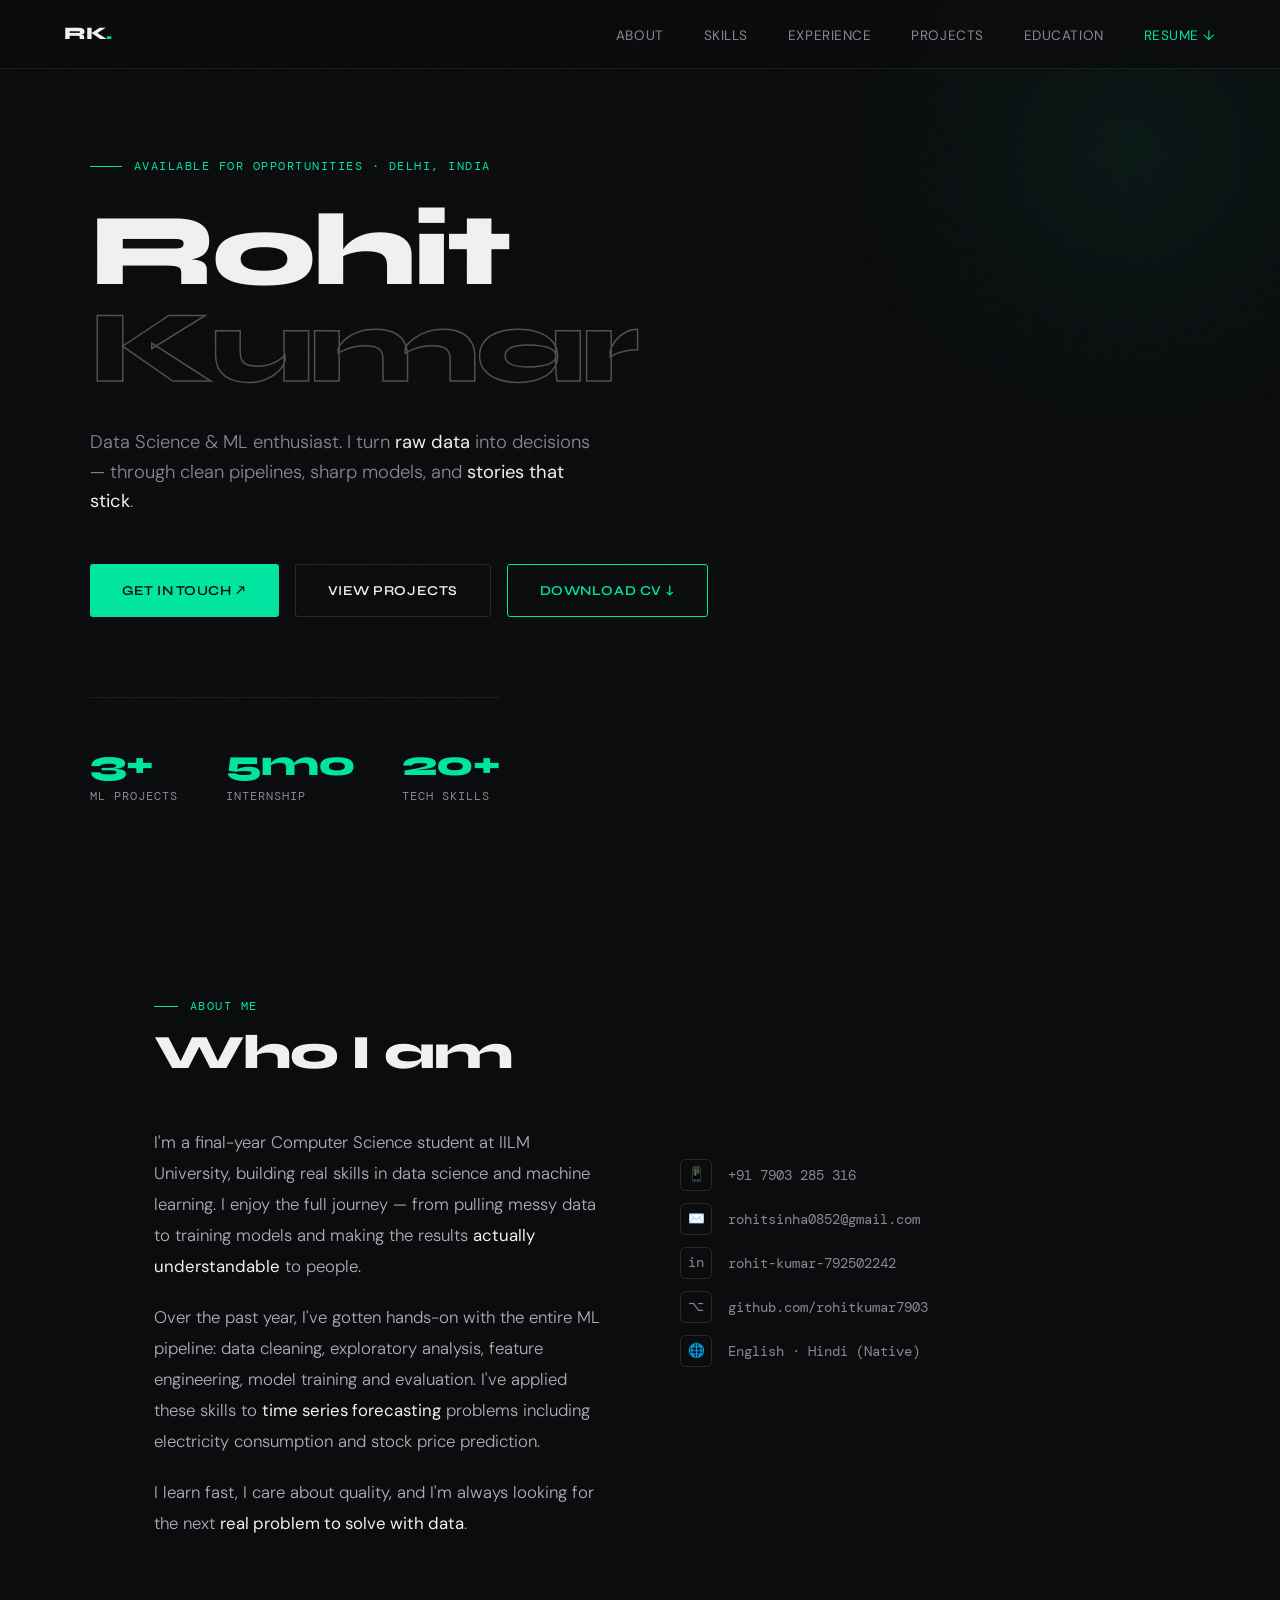
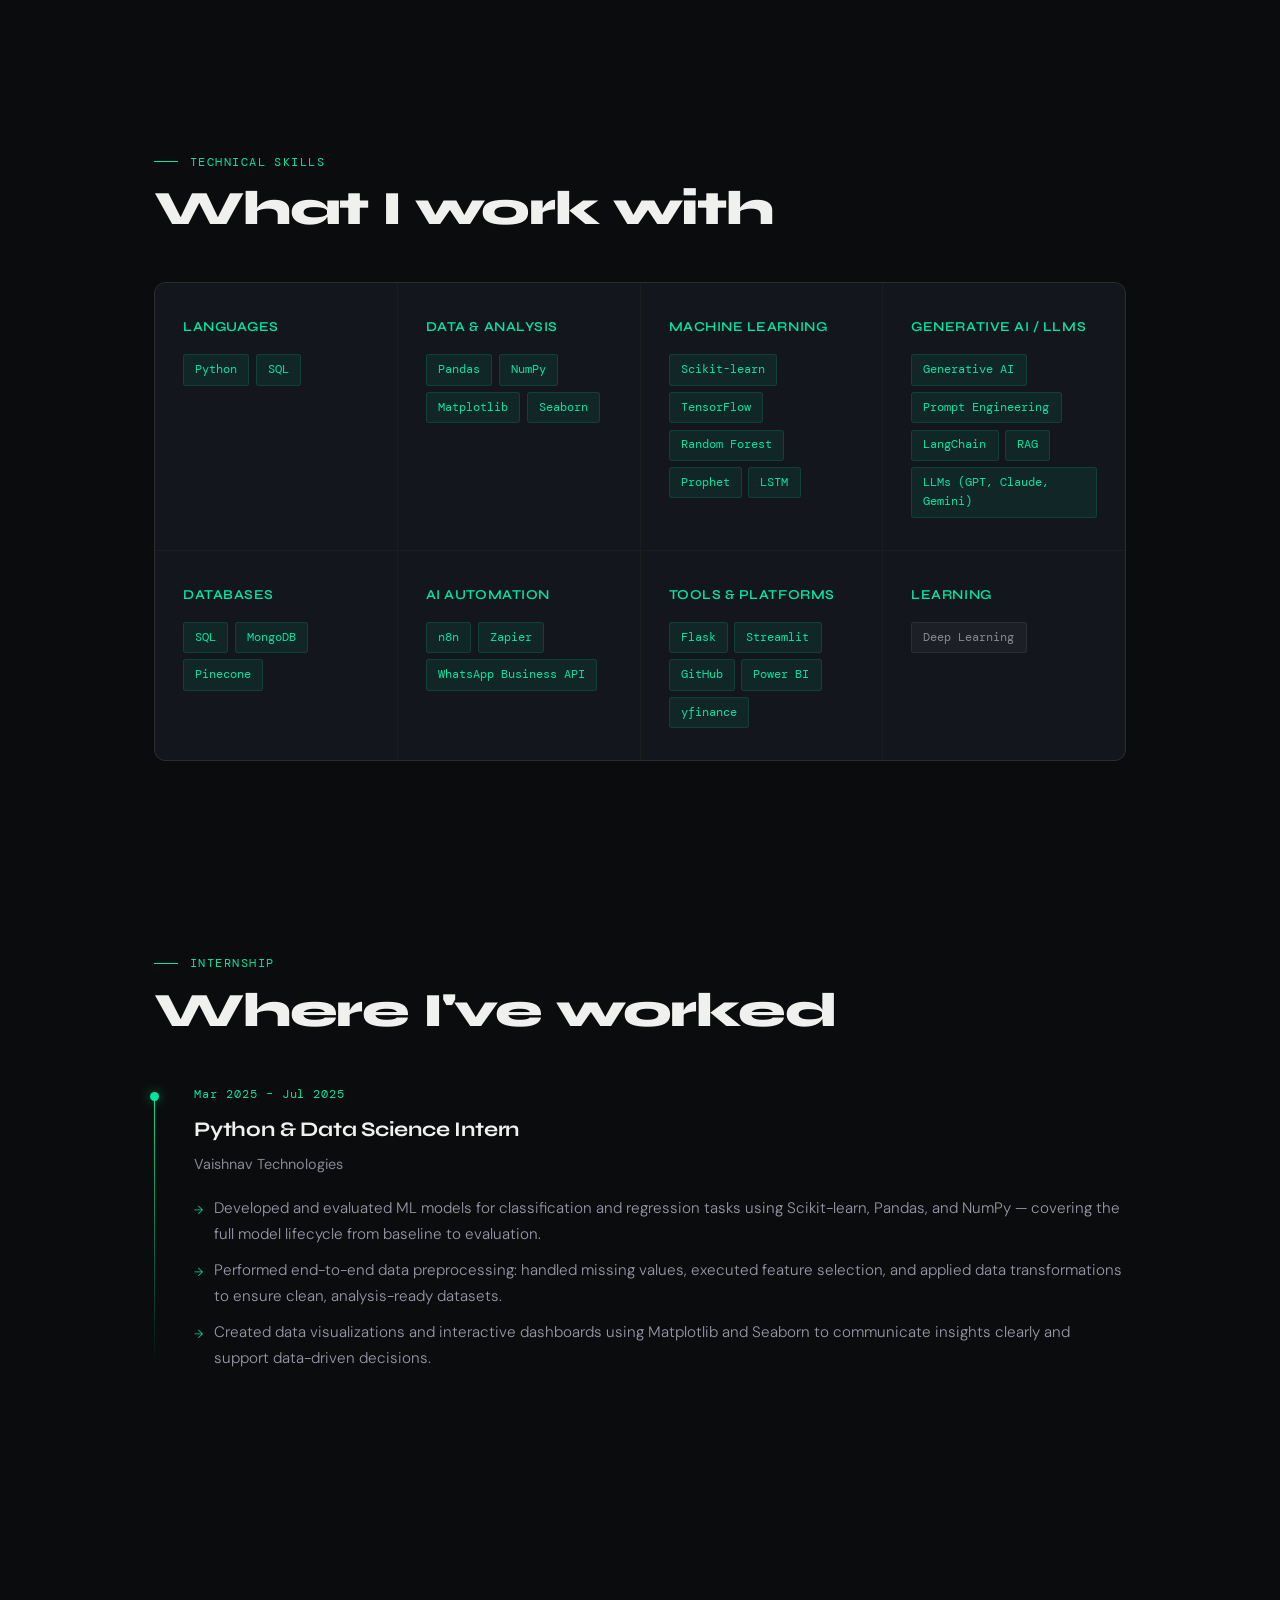
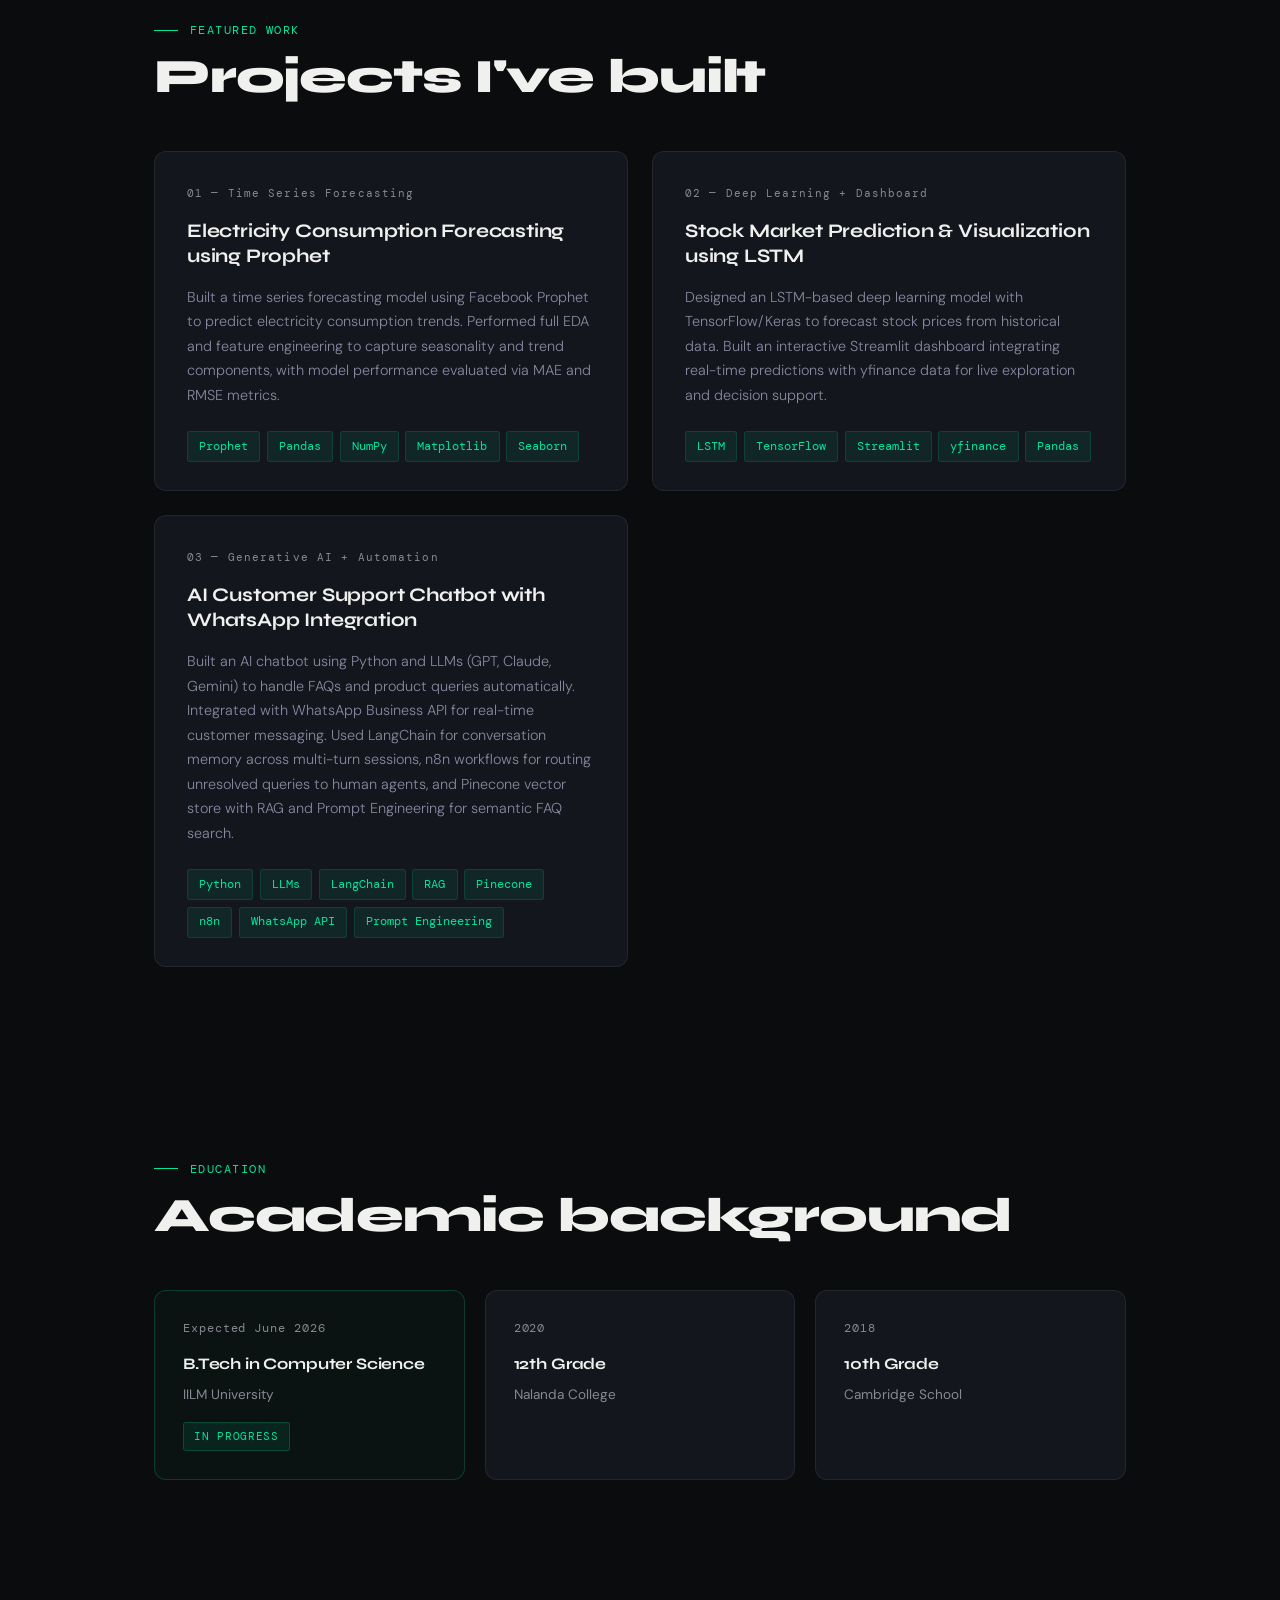
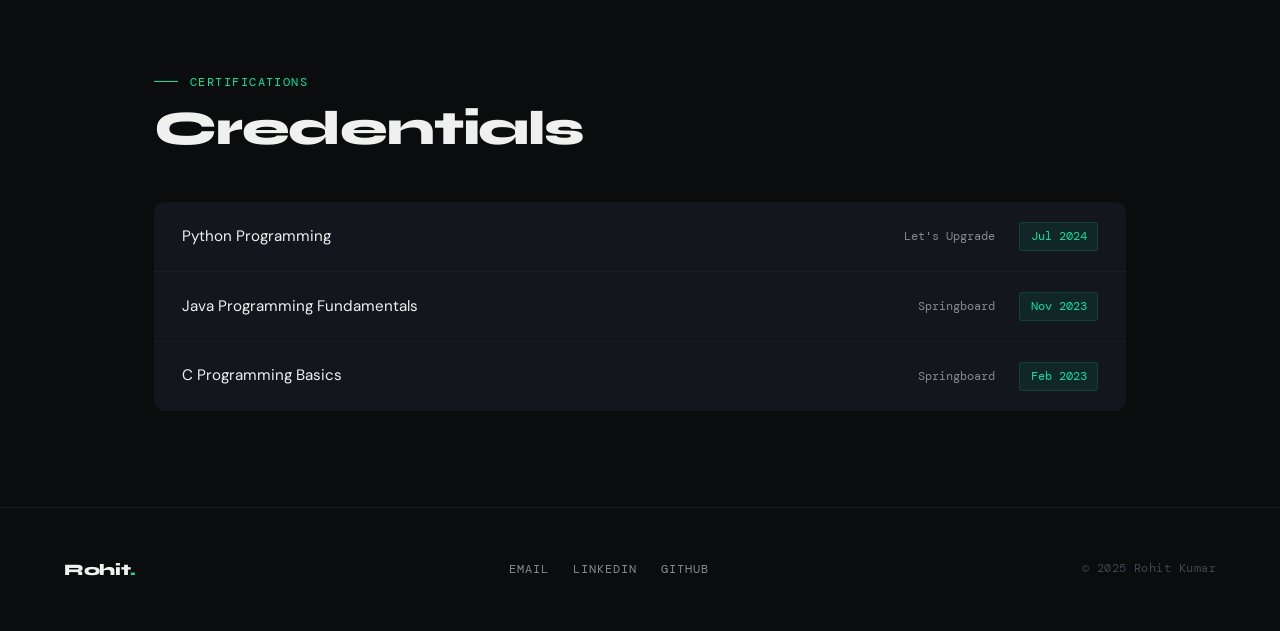
<file: index.html>
<!DOCTYPE html>
<html lang="en">
<head>
<meta charset="UTF-8">
<meta name="viewport" content="width=device-width, initial-scale=1.0">
<title>Rohit Kumar — Data Scientist</title>
<link href="https://fonts.googleapis.com/css2?family=Syne:wght@400;500;600;700;800&family=DM+Mono:wght@300;400;500&family=DM+Sans:ital,wght@0,300;0,400;0,500;1,300&display=swap" rel="stylesheet">
<style>
  *, *::before, *::after { margin: 0; padding: 0; box-sizing: border-box; }

  :root {
    --bg: #0b0c0e;
    --bg2: #111318;
    --bg3: #181b22;
    --accent: #00e5a0;
    --accent2: #00b87a;
    --text: #f0f0ee;
    --muted: #888892;
    --border: rgba(255,255,255,0.07);
    --border2: rgba(255,255,255,0.12);
    --card: #13161d;
    --tag-bg: rgba(0,229,160,0.08);
    --tag-text: #00e5a0;
    --font-display: 'Syne', sans-serif;
    --font-body: 'DM Sans', sans-serif;
    --font-mono: 'DM Mono', monospace;
  }

  html { scroll-behavior: smooth; }
  body {
    background: var(--bg);
    color: var(--text);
    font-family: var(--font-body);
    font-size: 16px;
    line-height: 1.7;
    overflow-x: hidden;
  }

  /* NOISE TEXTURE OVERLAY */
  body::before {
    content: '';
    position: fixed;
    inset: 0;
    background-image: url("data:image/svg+xml,%3Csvg viewBox='0 0 200 200' xmlns='http://www.w3.org/2000/svg'%3E%3Cfilter id='n'%3E%3CfeTurbulence type='fractalNoise' baseFrequency='0.9' numOctaves='4' stitchTiles='stitch'/%3E%3C/filter%3E%3Crect width='100%25' height='100%25' filter='url(%23n)' opacity='0.03'/%3E%3C/svg%3E");
    pointer-events: none;
    z-index: 9999;
    opacity: 0.4;
  }

  /* NAV */
  nav {
    position: fixed;
    top: 0; left: 0; right: 0;
    z-index: 100;
    display: flex;
    justify-content: space-between;
    align-items: center;
    padding: 1.2rem 4rem;
    background: rgba(11,12,14,0.85);
    backdrop-filter: blur(16px);
    border-bottom: 1px solid var(--border);
  }
  .nav-logo {
    font-family: var(--font-display);
    font-weight: 800;
    font-size: 1.1rem;
    letter-spacing: -0.02em;
    color: var(--text);
    text-decoration: none;
  }
  .nav-logo span { color: var(--accent); }
  .nav-links { display: flex; gap: 2.5rem; list-style: none; }
  .nav-links a {
    font-size: 0.85rem;
    font-weight: 400;
    color: var(--muted);
    text-decoration: none;
    letter-spacing: 0.04em;
    text-transform: uppercase;
    transition: color 0.2s;
  }
  .nav-links a:hover { color: var(--accent); }

  /* SECTIONS */
  section { padding: 6rem 4rem; max-width: 1100px; margin: 0 auto; }

  /* HERO */
  #hero {
    min-height: 100vh;
    display: flex;
    flex-direction: column;
    justify-content: center;
    padding-top: 8rem;
    padding-bottom: 4rem;
    max-width: 100%;
    padding-left: 4rem;
    padding-right: 4rem;
    position: relative;
  }
  .hero-grid {
    max-width: 1100px;
    margin: 0 auto;
    width: 100%;
  }
  .hero-label {
    font-family: var(--font-mono);
    font-size: 0.78rem;
    color: var(--accent);
    letter-spacing: 0.12em;
    text-transform: uppercase;
    margin-bottom: 1.5rem;
    display: flex;
    align-items: center;
    gap: 0.75rem;
  }
  .hero-label::before {
    content: '';
    display: inline-block;
    width: 2rem;
    height: 1px;
    background: var(--accent);
  }
  h1.hero-name {
    font-family: var(--font-display);
    font-size: clamp(3.5rem, 8vw, 7rem);
    font-weight: 800;
    line-height: 0.95;
    letter-spacing: -0.03em;
    margin-bottom: 0.5rem;
    color: var(--text);
  }
  h1.hero-name .line2 {
    color: transparent;
    -webkit-text-stroke: 1.5px rgba(240,240,238,0.3);
  }
  .hero-tagline {
    font-size: 1.15rem;
    color: var(--muted);
    font-weight: 300;
    max-width: 500px;
    margin: 2rem 0 3rem;
    line-height: 1.6;
  }
  .hero-tagline strong { color: var(--text); font-weight: 400; }
  .hero-cta {
    display: flex;
    gap: 1rem;
    flex-wrap: wrap;
  }
  .btn {
    display: inline-flex;
    align-items: center;
    gap: 0.5rem;
    padding: 0.85rem 2rem;
    border-radius: 3px;
    font-family: var(--font-display);
    font-size: 0.85rem;
    font-weight: 600;
    letter-spacing: 0.04em;
    text-decoration: none;
    text-transform: uppercase;
    cursor: pointer;
    transition: all 0.2s;
    border: none;
  }
  .btn-primary {
    background: var(--accent);
    color: #0a0c0e;
  }
  .btn-primary:hover { background: #00ffb3; transform: translateY(-1px); }
  .btn-outline {
    background: transparent;
    color: var(--text);
    border: 1px solid var(--border2);
  }
  .btn-outline:hover { border-color: var(--accent); color: var(--accent); transform: translateY(-1px); }

  .hero-stats {
    display: grid;
    grid-template-columns: repeat(3, auto);
    gap: 3rem;
    margin-top: 5rem;
    padding-top: 3rem;
    border-top: 1px solid var(--border);
    width: fit-content;
  }
  .stat-num {
    font-family: var(--font-display);
    font-size: 2.2rem;
    font-weight: 800;
    color: var(--accent);
    letter-spacing: -0.02em;
    line-height: 1;
  }
  .stat-label {
    font-size: 0.78rem;
    color: var(--muted);
    text-transform: uppercase;
    letter-spacing: 0.08em;
    margin-top: 0.35rem;
    font-family: var(--font-mono);
  }

  /* FLOATING ORB */
  .orb {
    position: fixed;
    width: 600px;
    height: 600px;
    border-radius: 50%;
    background: radial-gradient(circle, rgba(0,229,160,0.06) 0%, transparent 70%);
    pointer-events: none;
    top: -150px;
    right: -150px;
    z-index: 0;
  }

  /* SECTION HEADINGS */
  .section-eyebrow {
    font-family: var(--font-mono);
    font-size: 0.75rem;
    color: var(--accent);
    letter-spacing: 0.12em;
    text-transform: uppercase;
    margin-bottom: 0.75rem;
    display: flex;
    align-items: center;
    gap: 0.75rem;
  }
  .section-eyebrow::before {
    content: '';
    display: inline-block;
    width: 1.5rem;
    height: 1px;
    background: var(--accent);
  }
  h2.section-title {
    font-family: var(--font-display);
    font-size: clamp(2rem, 4vw, 3rem);
    font-weight: 800;
    letter-spacing: -0.025em;
    line-height: 1.05;
    margin-bottom: 3rem;
    color: var(--text);
  }

  /* ABOUT */
  #about .about-grid {
    display: grid;
    grid-template-columns: 1fr 1fr;
    gap: 5rem;
    align-items: start;
  }
  .about-text p {
    color: #b0b0b8;
    font-size: 1.05rem;
    font-weight: 300;
    line-height: 1.85;
    margin-bottom: 1.25rem;
  }
  .about-text p strong { color: var(--text); font-weight: 400; }
  .contact-list { margin-top: 2rem; display: flex; flex-direction: column; gap: 0.75rem; }
  .contact-item {
    display: flex;
    align-items: center;
    gap: 1rem;
    font-size: 0.9rem;
    color: var(--muted);
    font-family: var(--font-mono);
  }
  .contact-item .ci-icon {
    width: 32px; height: 32px;
    border: 1px solid var(--border2);
    border-radius: 6px;
    display: flex; align-items: center; justify-content: center;
    font-size: 0.85rem;
    flex-shrink: 0;
  }
  .contact-item a { color: var(--muted); text-decoration: none; transition: color 0.2s; }
  .contact-item a:hover { color: var(--accent); }

  /* SKILLS */
  #skills .skills-grid {
    display: grid;
    grid-template-columns: repeat(auto-fit, minmax(200px, 1fr));
    gap: 1px;
    border: 1px solid var(--border);
    border-radius: 12px;
    overflow: hidden;
    background: var(--border);
  }
  .skill-card {
    background: var(--card);
    padding: 2rem 1.75rem;
    transition: background 0.2s;
  }
  .skill-card:hover { background: var(--bg3); }
  .skill-card-icon {
    font-size: 1.5rem;
    margin-bottom: 1rem;
    display: block;
    width: 44px; height: 44px;
    background: var(--tag-bg);
    border-radius: 10px;
    display: flex; align-items: center; justify-content: center;
  }
  .skill-card h3 {
    font-family: var(--font-display);
    font-size: 0.85rem;
    font-weight: 600;
    letter-spacing: 0.04em;
    text-transform: uppercase;
    color: var(--accent);
    margin-bottom: 1rem;
  }
  .skill-tags { display: flex; flex-wrap: wrap; gap: 0.4rem; }
  .tag {
    font-family: var(--font-mono);
    font-size: 0.72rem;
    padding: 0.3rem 0.7rem;
    background: var(--tag-bg);
    color: var(--tag-text);
    border-radius: 3px;
    border: 1px solid rgba(0,229,160,0.15);
  }
  .tag.neutral {
    background: rgba(255,255,255,0.04);
    color: var(--muted);
    border-color: var(--border);
  }

  /* EXPERIENCE */
  #experience .timeline { position: relative; }
  .timeline::before {
    content: '';
    position: absolute;
    left: 0;
    top: 8px;
    bottom: 8px;
    width: 1px;
    background: linear-gradient(to bottom, var(--accent), transparent);
  }
  .timeline-item {
    padding-left: 2.5rem;
    margin-bottom: 3.5rem;
    position: relative;
  }
  .timeline-item::before {
    content: '';
    position: absolute;
    left: -4px;
    top: 8px;
    width: 9px; height: 9px;
    border-radius: 50%;
    background: var(--accent);
    box-shadow: 0 0 12px rgba(0,229,160,0.5);
  }
  .timeline-date {
    font-family: var(--font-mono);
    font-size: 0.75rem;
    color: var(--accent);
    letter-spacing: 0.08em;
    margin-bottom: 0.5rem;
  }
  .timeline-role {
    font-family: var(--font-display);
    font-size: 1.3rem;
    font-weight: 700;
    letter-spacing: -0.01em;
    margin-bottom: 0.25rem;
  }
  .timeline-company {
    font-size: 0.9rem;
    color: var(--muted);
    margin-bottom: 1.25rem;
  }
  .timeline-bullets { list-style: none; display: flex; flex-direction: column; gap: 0.65rem; }
  .timeline-bullets li {
    font-size: 0.95rem;
    color: #9898a8;
    font-weight: 300;
    padding-left: 1.25rem;
    position: relative;
  }
  .timeline-bullets li::before {
    content: '→';
    position: absolute;
    left: 0;
    color: var(--accent);
    font-size: 0.75rem;
    top: 0.25rem;
  }

  /* PROJECTS */
  #projects .projects-grid {
    display: grid;
    grid-template-columns: 1fr 1fr;
    gap: 1.5rem;
  }
  .project-card {
    background: var(--card);
    border: 1px solid var(--border);
    border-radius: 12px;
    padding: 2rem 2rem 1.75rem;
    transition: border-color 0.2s, transform 0.2s;
    position: relative;
    overflow: hidden;
  }
  .project-card::before {
    content: '';
    position: absolute;
    top: 0; left: 0; right: 0;
    height: 2px;
    background: linear-gradient(90deg, var(--accent), transparent);
    opacity: 0;
    transition: opacity 0.3s;
  }
  .project-card:hover { border-color: var(--border2); transform: translateY(-3px); }
  .project-card:hover::before { opacity: 1; }
  .project-number {
    font-family: var(--font-mono);
    font-size: 0.7rem;
    color: var(--muted);
    letter-spacing: 0.1em;
    margin-bottom: 1rem;
  }
  .project-card h3 {
    font-family: var(--font-display);
    font-size: 1.2rem;
    font-weight: 700;
    letter-spacing: -0.01em;
    margin-bottom: 1rem;
    line-height: 1.3;
  }
  .project-card p {
    font-size: 0.9rem;
    color: #8888a0;
    font-weight: 300;
    line-height: 1.7;
    margin-bottom: 1.5rem;
  }
  .project-tech { display: flex; flex-wrap: wrap; gap: 0.4rem; margin-top: auto; }

  /* EDUCATION */
  #education .edu-grid {
    display: grid;
    grid-template-columns: repeat(auto-fit, minmax(260px, 1fr));
    gap: 1.25rem;
  }
  .edu-card {
    background: var(--card);
    border: 1px solid var(--border);
    border-radius: 12px;
    padding: 1.75rem;
    transition: border-color 0.2s;
  }
  .edu-card:hover { border-color: var(--border2); }
  .edu-card.featured { border-color: rgba(0,229,160,0.2); background: rgba(0,229,160,0.03); }
  .edu-year {
    font-family: var(--font-mono);
    font-size: 0.72rem;
    color: var(--muted);
    letter-spacing: 0.08em;
    margin-bottom: 0.75rem;
  }
  .edu-card h3 {
    font-family: var(--font-display);
    font-size: 1rem;
    font-weight: 700;
    letter-spacing: -0.01em;
    margin-bottom: 0.35rem;
  }
  .edu-card .institution {
    font-size: 0.85rem;
    color: var(--muted);
  }
  .edu-badge {
    display: inline-block;
    margin-top: 1rem;
    font-family: var(--font-mono);
    font-size: 0.68rem;
    padding: 0.25rem 0.65rem;
    background: var(--tag-bg);
    color: var(--accent);
    border-radius: 3px;
    border: 1px solid rgba(0,229,160,0.2);
    letter-spacing: 0.06em;
    text-transform: uppercase;
  }

  /* CERTS */
  #certifications .certs-list { display: flex; flex-direction: column; gap: 1px; background: var(--border); border-radius: 12px; overflow: hidden; }
  .cert-row {
    display: flex;
    justify-content: space-between;
    align-items: center;
    padding: 1.25rem 1.75rem;
    background: var(--card);
    transition: background 0.15s;
  }
  .cert-row:hover { background: var(--bg3); }
  .cert-name {
    font-size: 0.95rem;
    font-weight: 400;
  }
  .cert-meta { display: flex; align-items: center; gap: 1.5rem; }
  .cert-issuer {
    font-family: var(--font-mono);
    font-size: 0.78rem;
    color: var(--muted);
  }
  .cert-date {
    font-family: var(--font-mono);
    font-size: 0.75rem;
    color: var(--accent);
    background: var(--tag-bg);
    padding: 0.2rem 0.65rem;
    border-radius: 3px;
    border: 1px solid rgba(0,229,160,0.15);
  }

  /* FOOTER */
  footer {
    border-top: 1px solid var(--border);
    padding: 3rem 4rem;
    display: flex;
    justify-content: space-between;
    align-items: center;
    max-width: 100%;
  }
  .footer-name {
    font-family: var(--font-display);
    font-weight: 800;
    font-size: 1rem;
    letter-spacing: -0.02em;
  }
  .footer-name span { color: var(--accent); }
  .footer-links { display: flex; gap: 1.5rem; }
  .footer-links a {
    font-family: var(--font-mono);
    font-size: 0.75rem;
    color: var(--muted);
    text-decoration: none;
    text-transform: uppercase;
    letter-spacing: 0.08em;
    transition: color 0.2s;
  }
  .footer-links a:hover { color: var(--accent); }
  .footer-copy {
    font-family: var(--font-mono);
    font-size: 0.72rem;
    color: #444450;
    letter-spacing: 0.04em;
  }

  /* ANIMATIONS */
  @keyframes fadeUp {
    from { opacity: 0; transform: translateY(30px); }
    to { opacity: 1; transform: translateY(0); }
  }
  .fade-up { opacity: 0; animation: fadeUp 0.7s ease forwards; }
  .delay-1 { animation-delay: 0.1s; }
  .delay-2 { animation-delay: 0.25s; }
  .delay-3 { animation-delay: 0.4s; }
  .delay-4 { animation-delay: 0.55s; }
  .delay-5 { animation-delay: 0.7s; }

  /* SCROLLBAR */
  ::-webkit-scrollbar { width: 5px; }
  ::-webkit-scrollbar-track { background: var(--bg); }
  ::-webkit-scrollbar-thumb { background: var(--border2); border-radius: 3px; }
  ::-webkit-scrollbar-thumb:hover { background: var(--accent2); }

  /* RESPONSIVE */
  @media (max-width: 768px) {
    nav { padding: 1rem 1.5rem; }
    .nav-links { display: none; }
    section { padding: 4rem 1.5rem; }
    #hero { padding: 7rem 1.5rem 3rem; }
    #about .about-grid { grid-template-columns: 1fr; gap: 2.5rem; }
    #projects .projects-grid { grid-template-columns: 1fr; }
    .hero-stats { grid-template-columns: repeat(3, auto); gap: 1.5rem; }
    footer { flex-direction: column; gap: 1.5rem; text-align: center; padding: 2rem 1.5rem; }
  }
</style>
</head>
<body>

<div class="orb"></div>

<!-- NAV -->
<nav>
  <a href="#hero" class="nav-logo">RK<span>.</span></a>
  <ul class="nav-links">
    <li><a href="#about">About</a></li>
    <li><a href="#skills">Skills</a></li>
    <li><a href="#experience">Experience</a></li>
    <li><a href="#projects">Projects</a></li>
    <li><a href="#education">Education</a></li>
    <li><a href="resume.pdf" download style="color: var(--accent) !important;">Resume ↓</a>
  </ul>
</nav>

<!-- HERO -->
<section id="hero">
  <div class="hero-grid">
    <div class="hero-label fade-up delay-1">Available for opportunities · Delhi, India</div>
    <h1 class="hero-name fade-up delay-2">
      Rohit<br>
      <span class="line2">Kumar</span>
    </h1>
    <p class="hero-tagline fade-up delay-3">
      Data Science &amp; ML enthusiast. I turn <strong>raw data</strong> into decisions — through clean pipelines, sharp models, and <strong>stories that stick</strong>.
    </p>
    <div class="hero-cta fade-up delay-4">
      <a href="mailto:rohitsinha0852@gmail.com" class="btn btn-primary">Get in touch ↗</a>
      <a href="#projects" class="btn btn-outline">View projects</a>
      <a href="resume.pdf" download class="btn btn-outline" style="border-color: var(--accent); color: var(--accent);">Download CV ↓</a>
    </div>
    <div class="hero-stats fade-up delay-5">
      <div>
        <div class="stat-num">3+</div>
        <div class="stat-label">ML Projects</div>
      </div>
      <div>
        <div class="stat-num">5mo</div>
        <div class="stat-label">Internship</div>
      </div>
      <div>
        <div class="stat-num">20+</div>
        <div class="stat-label">Tech Skills</div>
      </div>
    </div>
  </div>
</section>

<!-- ABOUT -->
<section id="about">
  <div class="section-eyebrow">About me</div>
  <h2 class="section-title">Who I am</h2>
  <div class="about-grid">
    <div class="about-text">
      <p>I'm a final-year Computer Science student at IILM University, building real skills in data science and machine learning. I enjoy the full journey — from pulling messy data to training models and making the results <strong>actually understandable</strong> to people.</p>
      <p>Over the past year, I've gotten hands-on with the entire ML pipeline: data cleaning, exploratory analysis, feature engineering, model training and evaluation. I've applied these skills to <strong>time series forecasting</strong> problems including electricity consumption and stock price prediction.</p>
      <p>I learn fast, I care about quality, and I'm always looking for the next <strong>real problem to solve with data</strong>.</p>
    </div>
    <div>
      <div class="contact-list">
        <div class="contact-item">
          <div class="ci-icon">📱</div>
          <a href="tel:+917903285316">+91 7903 285 316</a>
        </div>
        <div class="contact-item">
          <div class="ci-icon">✉️</div>
          <a href="mailto:rohitsinha0852@gmail.com">rohitsinha0852@gmail.com</a>
        </div>
        <div class="contact-item">
          <div class="ci-icon">in</div>
          <a href="https://linkedin.com/in/rohit-kumar-792502242" target="_blank">rohit-kumar-792502242</a>
        </div>
        <div class="contact-item">
          <div class="ci-icon">⌥</div>
          <a href="https://github.com/rohitkumar7903" target="_blank">github.com/rohitkumar7903</a>
        </div>
        <div class="contact-item">
          <div class="ci-icon">🌐</div>
          <span>English · Hindi (Native)</span>
        </div>
      </div>
    </div>
  </div>
</section>

<!-- SKILLS -->
<section id="skills">
  <div class="section-eyebrow">Technical skills</div>
  <h2 class="section-title">What I work with</h2>
  <div class="skills-grid">
    <div class="skill-card">
      <h3>Languages</h3>
      <div class="skill-tags">
        <span class="tag">Python</span>
        <span class="tag">SQL</span>
      </div>
    </div>
    <div class="skill-card">
      <h3>Data &amp; Analysis</h3>
      <div class="skill-tags">
        <span class="tag">Pandas</span>
        <span class="tag">NumPy</span>
        <span class="tag">Matplotlib</span>
        <span class="tag">Seaborn</span>
      </div>
    </div>
    <div class="skill-card">
      <h3>Machine Learning</h3>
      <div class="skill-tags">
        <span class="tag">Scikit-learn</span>
        <span class="tag">TensorFlow</span>
        <span class="tag">Random Forest</span>
        <span class="tag">Prophet</span>
        <span class="tag">LSTM</span>
      </div>
    </div>
    <div class="skill-card">
      <h3>Generative AI / LLMs</h3>
      <div class="skill-tags">
        <span class="tag">Generative AI</span>
        <span class="tag">Prompt Engineering</span>
        <span class="tag">LangChain</span>
        <span class="tag">RAG</span>
        <span class="tag">LLMs (GPT, Claude, Gemini)</span>
      </div>
    </div>
    <div class="skill-card">
      <h3>Databases</h3>
      <div class="skill-tags">
        <span class="tag">SQL</span>
        <span class="tag">MongoDB</span>
        <span class="tag">Pinecone</span>
      </div>
    </div>
    <div class="skill-card">
      <h3>AI Automation</h3>
      <div class="skill-tags">
        <span class="tag">n8n</span>
        <span class="tag">Zapier</span>
        <span class="tag">WhatsApp Business API</span>
      </div>
    </div>
    <div class="skill-card">
      <h3>Tools &amp; Platforms</h3>
      <div class="skill-tags">
        <span class="tag">Flask</span>
        <span class="tag">Streamlit</span>
        <span class="tag">GitHub</span>
        <span class="tag">Power BI</span>
        <span class="tag">yfinance</span>
      </div>
    </div>
    <div class="skill-card">
      <h3>Learning</h3>
      <div class="skill-tags">
        <span class="tag neutral">Deep Learning</span>
      </div>
    </div>
  </div>
</section>

<!-- EXPERIENCE -->
<section id="experience">
  <div class="section-eyebrow">Internship</div>
  <h2 class="section-title">Where I've worked</h2>
  <div class="timeline">
    <div class="timeline-item">
      <div class="timeline-date">Mar 2025 – Jul 2025</div>
      <div class="timeline-role">Python &amp; Data Science Intern</div>
      <div class="timeline-company">Vaishnav Technologies</div>
      <ul class="timeline-bullets">
        <li>Developed and evaluated ML models for classification and regression tasks using Scikit-learn, Pandas, and NumPy — covering the full model lifecycle from baseline to evaluation.</li>
        <li>Performed end-to-end data preprocessing: handled missing values, executed feature selection, and applied data transformations to ensure clean, analysis-ready datasets.</li>
        <li>Created data visualizations and interactive dashboards using Matplotlib and Seaborn to communicate insights clearly and support data-driven decisions.</li>
      </ul>
    </div>
  </div>
</section>

<!-- PROJECTS -->
<section id="projects">
  <div class="section-eyebrow">Featured work</div>
  <h2 class="section-title">Projects I've built</h2>
  <div class="projects-grid">

    <div class="project-card">
      <div class="project-number">01 — Time Series Forecasting</div>
      <h3>Electricity Consumption Forecasting using Prophet</h3>
      <p>Built a time series forecasting model using Facebook Prophet to predict electricity consumption trends. Performed full EDA and feature engineering to capture seasonality and trend components, with model performance evaluated via MAE and RMSE metrics.</p>
      <div class="project-tech">
        <span class="tag">Prophet</span>
        <span class="tag">Pandas</span>
        <span class="tag">NumPy</span>
        <span class="tag">Matplotlib</span>
        <span class="tag">Seaborn</span>
      </div>
    </div>

    <div class="project-card">
      <div class="project-number">02 — Deep Learning + Dashboard</div>
      <h3>Stock Market Prediction &amp; Visualization using LSTM</h3>
      <p>Designed an LSTM-based deep learning model with TensorFlow/Keras to forecast stock prices from historical data. Built an interactive Streamlit dashboard integrating real-time predictions with yfinance data for live exploration and decision support.</p>
      <div class="project-tech">
        <span class="tag">LSTM</span>
        <span class="tag">TensorFlow</span>
        <span class="tag">Streamlit</span>
        <span class="tag">yfinance</span>
        <span class="tag">Pandas</span>
      </div>
    </div>

    <div class="project-card">
      <div class="project-number">03 — Generative AI + Automation</div>
      <h3>AI Customer Support Chatbot with WhatsApp Integration</h3>
      <p>Built an AI chatbot using Python and LLMs (GPT, Claude, Gemini) to handle FAQs and product queries automatically. Integrated with WhatsApp Business API for real-time customer messaging. Used LangChain for conversation memory across multi-turn sessions, n8n workflows for routing unresolved queries to human agents, and Pinecone vector store with RAG and Prompt Engineering for semantic FAQ search.</p>
      <div class="project-tech">
        <span class="tag">Python</span>
        <span class="tag">LLMs</span>
        <span class="tag">LangChain</span>
        <span class="tag">RAG</span>
        <span class="tag">Pinecone</span>
        <span class="tag">n8n</span>
        <span class="tag">WhatsApp API</span>
        <span class="tag">Prompt Engineering</span>
      </div>
    </div>

  </div>
</section>

<!-- EDUCATION -->
<section id="education">
  <div class="section-eyebrow">Education</div>
  <h2 class="section-title">Academic background</h2>
  <div class="edu-grid">
    <div class="edu-card featured">
      <div class="edu-year">Expected June 2026</div>
      <h3>B.Tech in Computer Science</h3>
      <div class="institution">IILM University</div>
      <div class="edu-badge">In Progress</div>
    </div>
    <div class="edu-card">
      <div class="edu-year">2020</div>
      <h3>12th Grade</h3>
      <div class="institution">Nalanda College</div>
    </div>
    <div class="edu-card">
      <div class="edu-year">2018</div>
      <h3>10th Grade</h3>
      <div class="institution">Cambridge School</div>
    </div>
  </div>
</section>

<!-- CERTIFICATIONS -->
<section id="certifications">
  <div class="section-eyebrow">Certifications</div>
  <h2 class="section-title">Credentials</h2>
  <div class="certs-list">
    <div class="cert-row">
      <span class="cert-name">Python Programming</span>
      <div class="cert-meta">
        <span class="cert-issuer">Let's Upgrade</span>
        <span class="cert-date">Jul 2024</span>
      </div>
    </div>
    <div class="cert-row">
      <span class="cert-name">Java Programming Fundamentals</span>
      <div class="cert-meta">
        <span class="cert-issuer">Springboard</span>
        <span class="cert-date">Nov 2023</span>
      </div>
    </div>
    <div class="cert-row">
      <span class="cert-name">C Programming Basics</span>
      <div class="cert-meta">
        <span class="cert-issuer">Springboard</span>
        <span class="cert-date">Feb 2023</span>
      </div>
    </div>
  </div>
</section>

<!-- FOOTER -->
<footer>
  <div class="footer-name">Rohit<span>.</span></div>
  <div class="footer-links">
    <a href="mailto:rohitsinha0852@gmail.com">Email</a>
    <a href="https://linkedin.com/in/rohit-kumar-792502242" target="_blank">LinkedIn</a>
    <a href="https://github.com/rohitkumar7903" target="_blank">GitHub</a>
  </div>
  <div class="footer-copy">© 2025 Rohit Kumar</div>
</footer>

<script>
  document.addEventListener('DOMContentLoaded', () => {
    const navResumeBtn = document.getElementById('nav-resume-btn');
    const heroResumeBtn = document.getElementById('hero-resume-btn');

    if (navResumeBtn) {
      navResumeBtn.href = 'resume.pdf';
      navResumeBtn.setAttribute('download', 'Rohit_Kumar_Resume.pdf');
    }

    if (heroResumeBtn) {
      heroResumeBtn.href = 'resume.pdf';
      heroResumeBtn.setAttribute('download', 'Rohit_Kumar_Resume.pdf');
    }
  });
</script>
</file>
